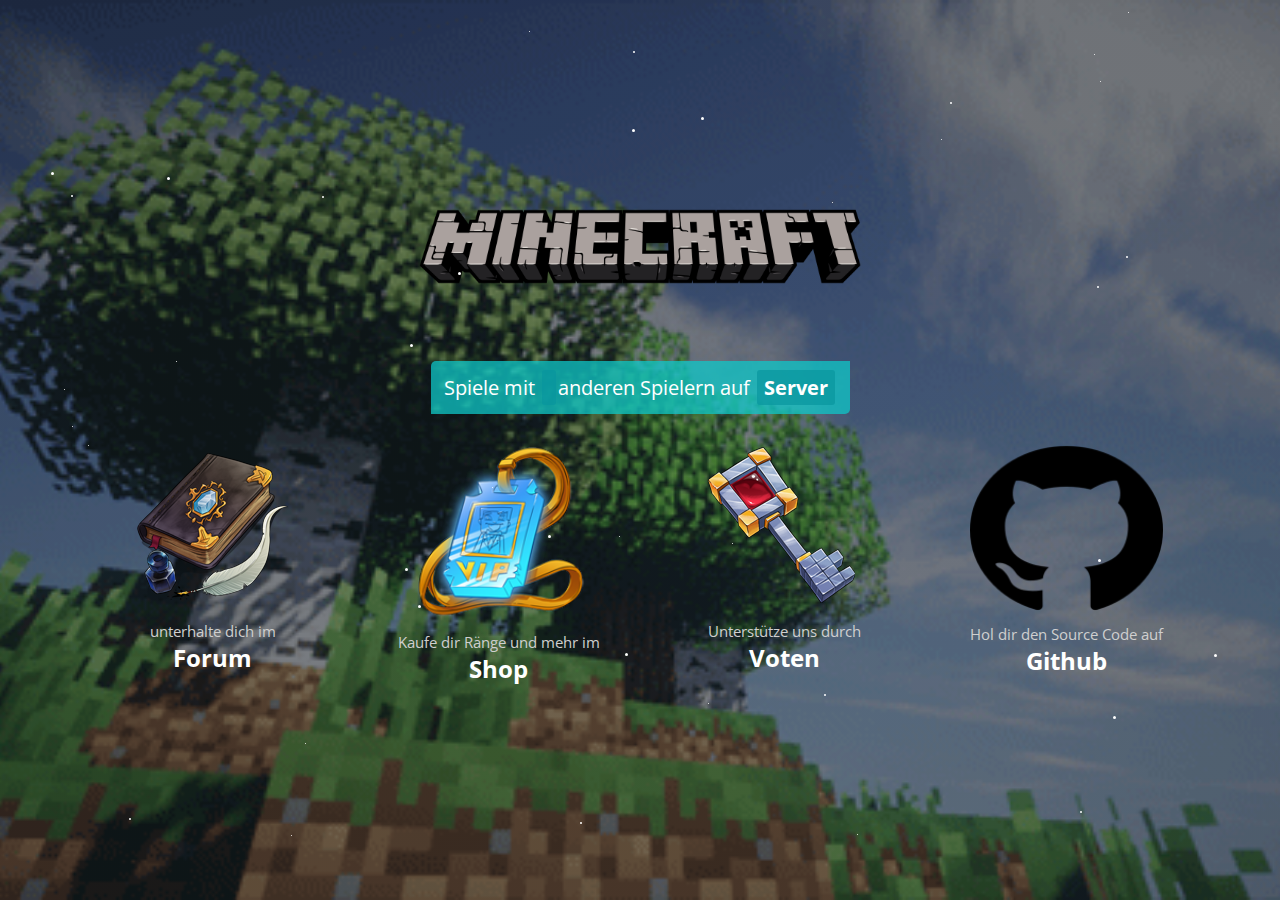
<file: MC-DE/index.html>
<!DOCTYPE html>
<html>
<head>
    <title>Server</title>

    <meta property="og:title" content="Server">
    <meta property="og:description" content="Beschreibung">
    <meta property="og:type" content="website">

    <meta name="description" content="Beschreibung">
    <meta name="viewport" content="width=device-width, initial-scale=1">
    <meta name="theme-color" content="#000000">

    <!-- Twitter -->
    <meta name="twitter:title" content="Server">
    <meta name="twitter:description" content="Beschreibung">
    <!-- Twitter -->

    <meta charset="utf-8">

    <link rel="icon" type="image/x-icon" href="cdn/favicon.ico">
    <link rel="preconnect" href="https://fonts.googleapis.com">
    <link rel="preconnect" href="https://fonts.gstatic.com" crossorigin>
    <link rel="stylesheet" href="css/style.css">
    <link href="https://fonts.googleapis.com/css2?family=Open+Sans:wght@400;700&display=swap" rel="stylesheet">

    <title>Server</title>
</head>

<body>
    <div class="container">
        <div class="logo">
            <img src="cdn/logo-text.png" alt="Server Logo">
        </div>

        <div class="playercount">
            <p>Spiele mit <span class="sip" data-ip="mc.Server" data-port=""></span> anderen Spielern auf <span class="ip">Server</span></p>
        </div>

        <div class="items">
            <a href="#" class="item forum">
                <div>
                    <img src="cdn/forum.png" alt="Server Forum Icon" class="img">
                    <p class="subtitle">unterhalte dich im</p>
                    <p class="title">Forum</p>
                </div>
            </a>
            <a href="#" class="item store">
                <div>
                    <img src="cdn/store.png" alt="Server Store Icon" class="img">
                    <p class="subtitle">Kaufe dir Ränge und mehr im</p>
                    <p class="title">Shop</p>
                </div>
            </a>
            <a href="#" class="item vote">
                <div>
                    <img src="cdn/vote.png" alt="Server Vote Icon" class="img">
                    <p class="subtitle">Unterstütze uns durch</p>
                    <p class="title">Voten</p>
                </div>
            </a>
            
            <a href="https://github.com/InfoBlock/Preview/tree/main/MC-DE" target="_blank" class="item github">
                <div>
                    <img src="cdn/github.png" alt="Github Icon" class="img">
                    <p class="subtitle">Hol dir den Source Code auf</p>
                    <p class="title">Github</p>
                </div>
            </a>
        </div>
    </div>

    <script src="https://ajax.googleapis.com/ajax/libs/jquery/3.6.0/jquery.min.js"></script>
    <script src="js/firefly.js" type="text/javascript"></script>
    <script src="js/main.js" type="text/javascript"></script>
</body>
</html>
</file>
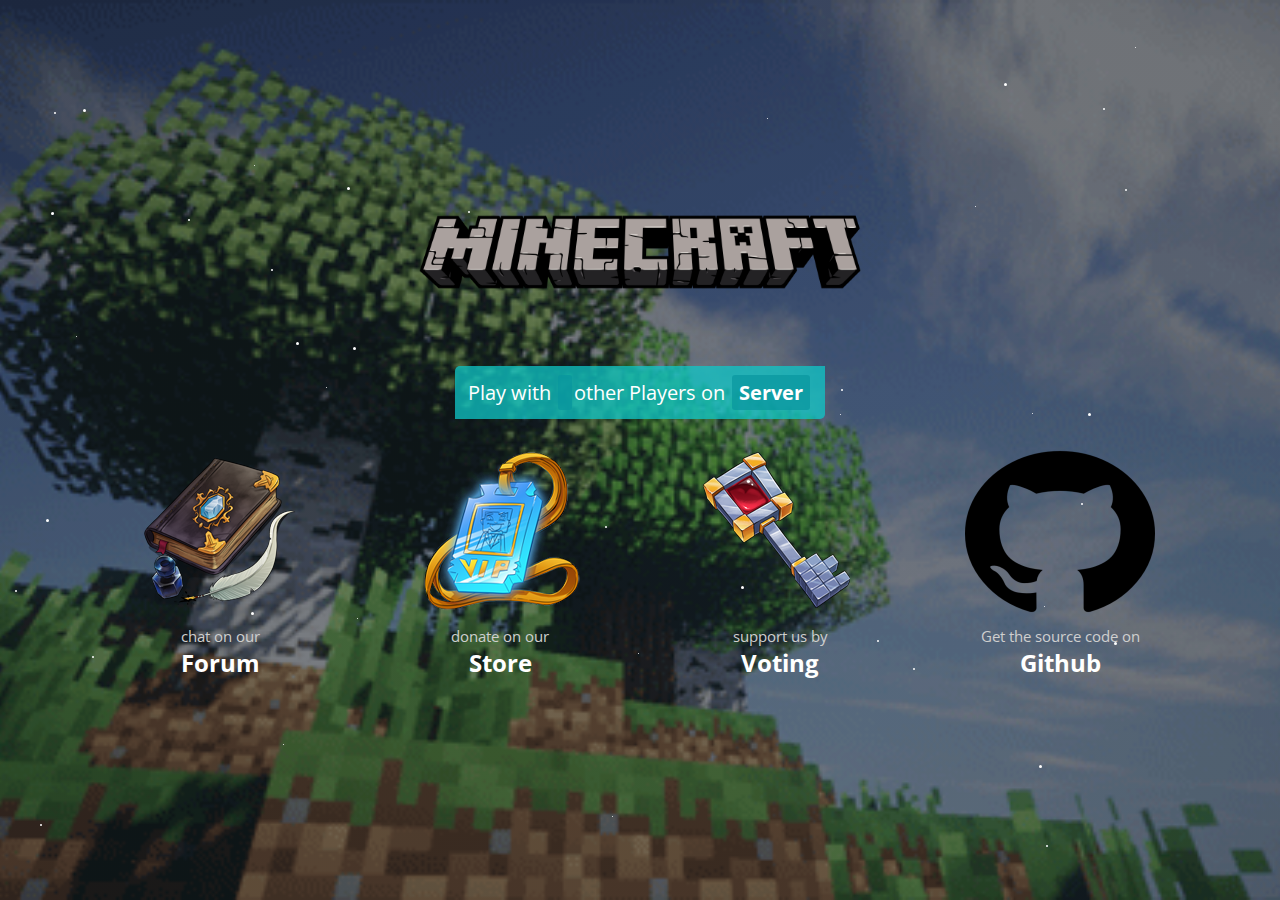
<file: MC-EN/index.html>
<!DOCTYPE html>
<html>
<head>
    <title>Server</title>

    <meta property="og:title" content="Server">
    <meta property="og:description" content="Description">
    <meta property="og:type" content="website">

    <meta name="description" content="Description">
    <meta name="viewport" content="width=device-width, initial-scale=1">
    <meta name="theme-color" content="#000000">

    <!-- Twitter -->
    <meta name="twitter:title" content="Server">
    <meta name="twitter:description" content="Description">
    <!-- Twitter -->

    <meta charset="utf-8">

    <link rel="icon" type="image/x-icon" href="cdn/favicon.ico">
    <link rel="preconnect" href="https://fonts.googleapis.com">
    <link rel="preconnect" href="https://fonts.gstatic.com" crossorigin>
    <link rel="stylesheet" href="css/style.css">
    <link href="https://fonts.googleapis.com/css2?family=Open+Sans:wght@400;700&display=swap" rel="stylesheet">

    <title>Server</title>
</head>

<body>
    <div class="container">
        <div class="logo">
            <img src="cdn/logo-text.png" alt="Server Logo">
        </div>

        <div class="playercount">
            <p>Play with <span class="sip" data-ip="127.0.0.1" data-port=""></span> other Players on <span class="ip">Server</span></p>
        </div>

        <div class="items">
            <a href="#" class="item forum">
                <div>
                    <img src="cdn/forum.png" alt="Server Forum Icon" class="img">
                    <p class="subtitle">chat on our</p>
                    <p class="title">Forum</p>
                </div>
            </a>
            <a href="#" class="item store">
                <div>
                    <img src="cdn/store.png" alt="Server Store Icon" class="img">
                    <p class="subtitle">donate on our</p>
                    <p class="title">Store</p>
                </div>
            </a>
            <a href="#" class="item vote">
                <div>
                    <img src="cdn/vote.png" alt="Server Vote Icon" class="img">
                    <p class="subtitle">support us by</p>
                    <p class="title">Voting</p>
                </div>
            </a>

            <a href="https://github.com/InfoBlock/Preview/tree/main/MC-EN" target="_blank" class="item github">
                <div>
                    <img src="cdn/github.png" alt="Github Icon" class="img">
                    <p class="subtitle">Get the source code on</p>
                    <p class="title">Github</p>
                </div>
            </a>
        </div>
    </div>

    <script src="https://ajax.googleapis.com/ajax/libs/jquery/3.6.0/jquery.min.js"></script>
    <script src="js/firefly.js" type="text/javascript"></script>
    <script src="js/main.js" type="text/javascript"></script>
</body>
</html>
</file>
<file: MC-DE/css/style.css>
* {
    box-sizing: border-box;
}

body {
    background: linear-gradient(rgba(20, 26, 35, 0.55), rgba(20, 26, 35, 0.55)), url("../cdn/background.gif") no-repeat center center fixed;
    background-size: cover;
    font-family: "Open Sans", Helvetica;
    margin: 0;
    position: relative;
}

html, body {
    width: 100vw;
    height: 100vh;
    overflow-x: hidden;
    display: -webkit-box;
    display: -ms-flexbox;
    display: flex;
    -webkit-box-pack: center;
        -ms-flex-pack: center;
            justify-content: center;
    -webkit-box-align: center;
        -ms-flex-align: center;
            align-items: center;
}

a {
    text-decoration: none;
}

p {
    margin: 0;
    padding: 3px;
}

.container {
    text-align: center;
}

.logo img {
    width: 225px;
    -webkit-animation-name: logo;
            animation-name: logo;
    -webkit-animation-duration: 5s;
            animation-duration: 5s;
    -webkit-animation-iteration-count: infinite;
            animation-iteration-count: infinite;
    -webkit-animation-timing-function: ease-in-out;
            animation-timing-function: ease-in-out;
}

@-webkit-keyframes logo {
    0% {
        -webkit-transform: scale(1);
                transform: scale(1);
    }

    50% {
        -webkit-transform: scale(1.07);
                transform: scale(1.07);
    }

    100% {
        -webkit-transform: scale(1);
                transform: scale(1);
    }
}

@keyframes logo {
    0% {
        -webkit-transform: scale(1);
                transform: scale(1);
    }

    50% {
        -webkit-transform: scale(1.07);
                transform: scale(1.07);
    }

    100% {
        -webkit-transform: scale(1);
                transform: scale(1);
    }
}

.playercount {
    display: inline-block;
    margin: 20px 15px 0 15px;
    padding: 2px 0;
    background-color: rgba(15, 199, 200, 0.75);
    font-size: 1em;
    color: white;
    text-align: center;
    border-radius: 5px 0 5px 0;
    line-height: 27px;
}

.playercount > p > span {
    font-weight: bold;
    padding: 1px 4px;
    border-radius: 3px;
    background: rgba(9, 150, 158, 0.7);
    margin: 0 2px;
}

.extrapad {
    padding: 0;
}

.ip {
    cursor: pointer;
}

.items {
    display: -webkit-box;
    display: -ms-flexbox;
    display: flex;
    -ms-flex-pack: distribute;
        justify-content: space-around;
    -ms-flex-preferred-size: 100px;
        flex-basis: 100px;
    padding: 18px 0 10px 0;
}

.item img {
    -webkit-transition: all 0.2s ease;
    -o-transition: all 0.2s ease;
    transition: all 0.2s ease;
    margin-bottom: 7px;
}

.item img:hover {
    -webkit-transform: scale(1.1);
        -ms-transform: sclae(1.1);
            transform: scale(1.1);
}

.img {
    width: 80%;
}

.title {
    font-weight: bold;
    font-size: 17px;
    color: white;
}

.subtitle {
    color: #cfcfcf;
    font-size: 12px;
}

.title,
.subtitle {
    margin: 0;
    padding: 0;
}

@media (min-width: 400px) {
    .logo img {
        width: 280px;
    }

    .playercount {
        margin-top: 30px;
        padding: 5px;
    }

    .playercount > p > span {
        padding: 2px 7px;
    }
}

@media (min-width: 1000px) {
    .items {
        -webkit-box-pack: center;
            -ms-flex-pack: center;
                justify-content: center;
    }

    .item:not(:first-child) {
        margin-left: 90px;
    }
}

@media (min-width: 1250px) {
    .title {
        font-size: 24px;
    }

    .subtitle {
        font-size: 15px;
    }

    .logo img {
        width: 470px;
    }

    .logo {
        margin-bottom: 28px;
    }

    .img {
        width: 100%;
    }

    .items {
        padding: 30px 0 20px 0;
    }

    .playercount {
        font-size: 1.22em;
        padding: 10px;
    }

    .extrapad {
        padding: 0 42.5px;
    }

    .playercount > p > span {
        padding: 4px 7px;
    }
}
</file>
<file: MC-EN/css/style.css>
* {
    box-sizing: border-box;
}

body {
    background: linear-gradient(rgba(20, 26, 35, 0.55), rgba(20, 26, 35, 0.55)), url("../cdn/background.gif") no-repeat center center fixed;
    background-size: cover;
    font-family: "Open Sans", Helvetica;
    margin: 0;
    position: relative;
}

html, body {
    width: 100vw;
    height: 100vh;
    overflow-x: hidden;
    display: -webkit-box;
    display: -ms-flexbox;
    display: flex;
    -webkit-box-pack: center;
        -ms-flex-pack: center;
            justify-content: center;
    -webkit-box-align: center;
        -ms-flex-align: center;
            align-items: center;
}

a {
    text-decoration: none;
}

p {
    margin: 0;
    padding: 3px;
}

.container {
    text-align: center;
}

.logo img {
    width: 225px;
    -webkit-animation-name: logo;
            animation-name: logo;
    -webkit-animation-duration: 5s;
            animation-duration: 5s;
    -webkit-animation-iteration-count: infinite;
            animation-iteration-count: infinite;
    -webkit-animation-timing-function: ease-in-out;
            animation-timing-function: ease-in-out;
}

@-webkit-keyframes logo {
    0% {
        -webkit-transform: scale(1);
                transform: scale(1);
    }

    50% {
        -webkit-transform: scale(1.07);
                transform: scale(1.07);
    }

    100% {
        -webkit-transform: scale(1);
                transform: scale(1);
    }
}

@keyframes logo {
    0% {
        -webkit-transform: scale(1);
                transform: scale(1);
    }

    50% {
        -webkit-transform: scale(1.07);
                transform: scale(1.07);
    }

    100% {
        -webkit-transform: scale(1);
                transform: scale(1);
    }
}

.playercount {
    display: inline-block;
    margin: 20px 15px 0 15px;
    padding: 2px 0;
    background-color: rgba(15, 199, 200, 0.75);
    font-size: 1em;
    color: white;
    text-align: center;
    border-radius: 5px 0 5px 0;
    line-height: 27px;
}

.playercount > p > span {
    font-weight: bold;
    padding: 1px 4px;
    border-radius: 3px;
    background: rgba(9, 150, 158, 0.7);
    margin: 0 2px;
}

.extrapad {
    padding: 0;
}

.ip {
    cursor: pointer;
}

.items {
    display: -webkit-box;
    display: -ms-flexbox;
    display: flex;
    -ms-flex-pack: distribute;
        justify-content: space-around;
    -ms-flex-preferred-size: 100px;
        flex-basis: 100px;
    padding: 18px 0 10px 0;
}

.item img {
    -webkit-transition: all 0.2s ease;
    -o-transition: all 0.2s ease;
    transition: all 0.2s ease;
    margin-bottom: 7px;
}

.item img:hover {
    -webkit-transform: scale(1.1);
        -ms-transform: sclae(1.1);
            transform: scale(1.1);
}

.img {
    width: 80%;
}

.title {
    font-weight: bold;
    font-size: 17px;
    color: white;
}

.subtitle {
    color: #cfcfcf;
    font-size: 12px;
}

.title,
.subtitle {
    margin: 0;
    padding: 0;
}

@media (min-width: 400px) {
    .logo img {
        width: 280px;
    }

    .playercount {
        margin-top: 30px;
        padding: 5px;
    }

    .playercount > p > span {
        padding: 2px 7px;
    }
}

@media (min-width: 1000px) {
    .items {
        -webkit-box-pack: center;
            -ms-flex-pack: center;
                justify-content: center;
    }

    .item:not(:first-child) {
        margin-left: 90px;
    }
}

@media (min-width: 1250px) {
    .title {
        font-size: 24px;
    }

    .subtitle {
        font-size: 15px;
    }

    .logo img {
        width: 470px;
    }

    .logo {
        margin-bottom: 28px;
    }

    .img {
        width: 100%;
    }

    .items {
        padding: 30px 0 20px 0;
    }

    .playercount {
        font-size: 1.22em;
        padding: 10px;
    }

    .extrapad {
        padding: 0 42.5px;
    }

    .playercount > p > span {
        padding: 4px 7px;
    }
}
</file>
